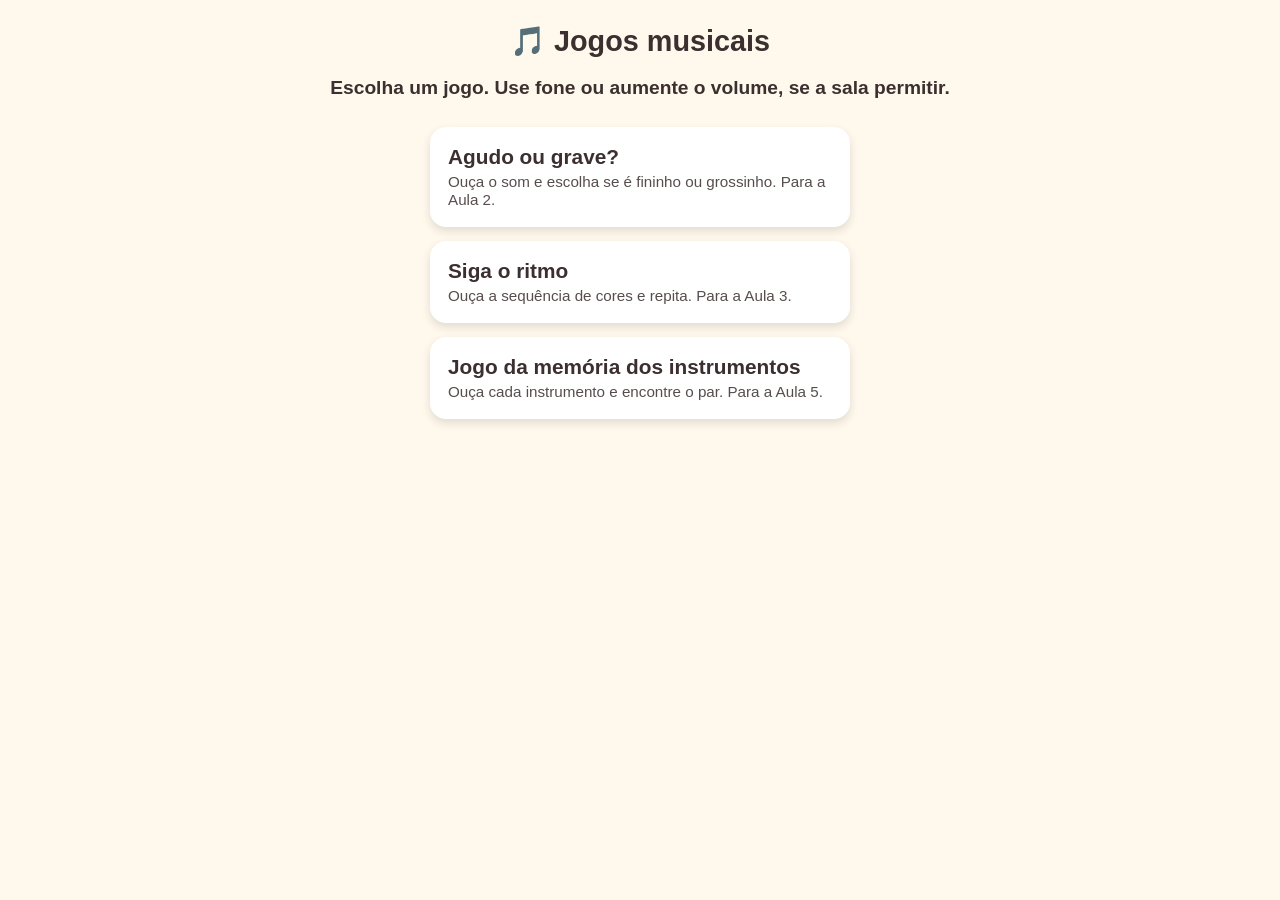
<file: jogos/index.html>
<!doctype html>
<html lang="pt-BR">
<head>
  <meta charset="utf-8">
  <meta name="viewport" content="width=device-width, initial-scale=1">
  <title>Jogos musicais</title>
  <link rel="stylesheet" href="estilo.css">
  <style>
    .menu {
      display: grid;
      gap: 14px;
      max-width: 420px;
      margin: 0 auto;
    }
    .menu a {
      display: block;
      padding: 18px;
      border-radius: 16px;
      background: var(--cartao);
      color: var(--texto);
      text-decoration: none;
      box-shadow: 0 4px 10px rgba(0, 0, 0, 0.12);
    }
    .menu strong { display: block; font-size: 1.3rem; margin-bottom: 4px; }
    .menu span { font-size: 0.95rem; opacity: 0.85; }
  </style>
</head>
<body>
  <h1>🎵 Jogos musicais</h1>
  <p class="mensagem">Escolha um jogo. Use fone ou aumente o volume, se a sala permitir.</p>
  <nav class="menu">
    <a href="alto_baixo.html">
      <strong>Agudo ou grave?</strong>
      <span>Ouça o som e escolha se é fininho ou grossinho. Para a Aula 2.</span>
    </a>
    <a href="siga_ritmo.html">
      <strong>Siga o ritmo</strong>
      <span>Ouça a sequência de cores e repita. Para a Aula 3.</span>
    </a>
    <a href="instrumentos.html">
      <strong>Jogo da memória dos instrumentos</strong>
      <span>Ouça cada instrumento e encontre o par. Para a Aula 5.</span>
    </a>
  </nav>
</body>
</html>
</file>
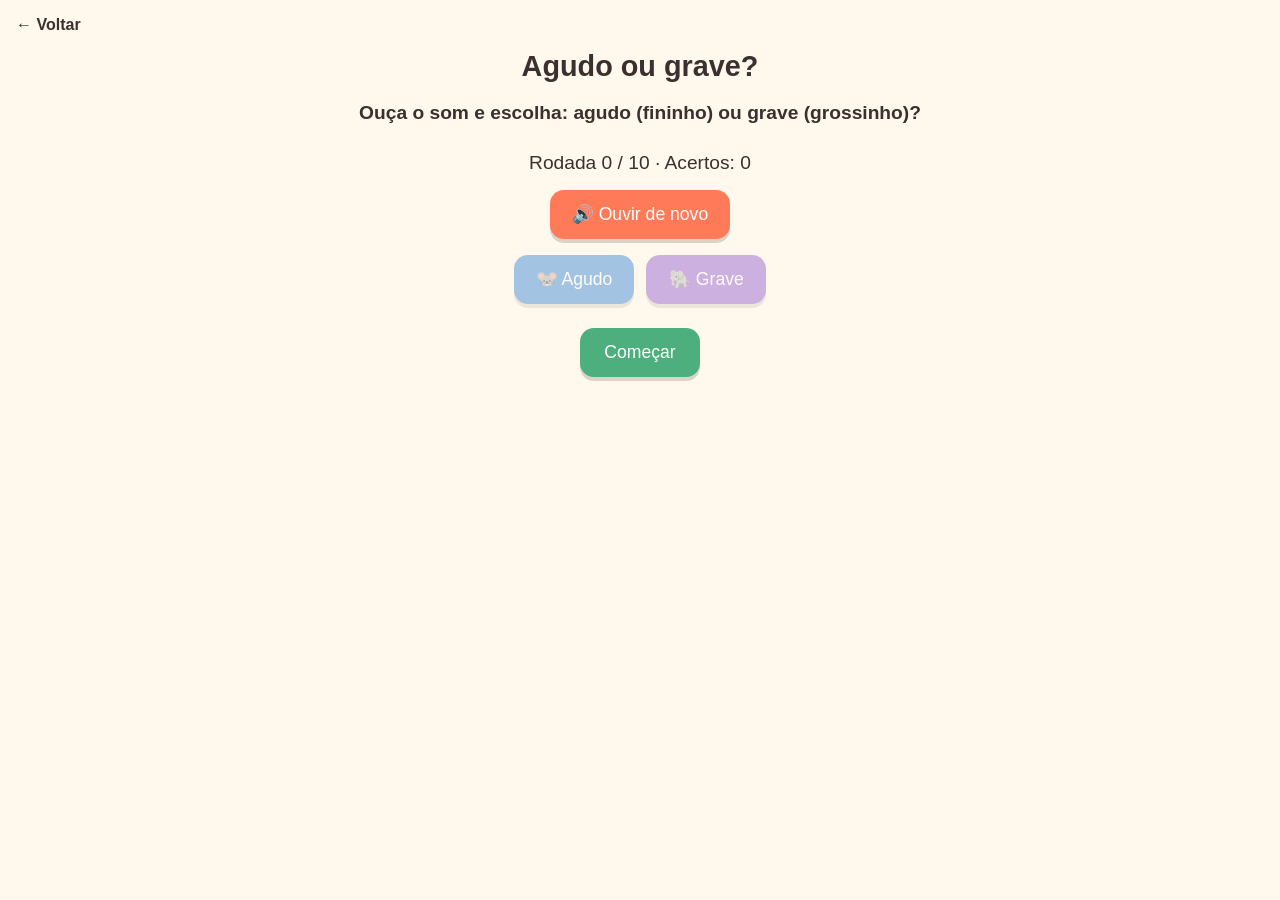
<file: jogos/alto_baixo.html>
<!doctype html>
<html lang="pt-BR">
<head>
  <meta charset="utf-8">
  <meta name="viewport" content="width=device-width, initial-scale=1">
  <title>Agudo ou grave?</title>
  <link rel="stylesheet" href="estilo.css">
</head>
<body>
  <a class="voltar" href="index.html">← Voltar</a>
  <h1>Agudo ou grave?</h1>
  <p class="mensagem" id="mensagem">Ouça o som e escolha: agudo (fininho) ou grave (grossinho)?</p>
  <p class="placar" id="placar">Rodada 0 / 10 · Acertos: 0</p>

  <div class="botoes">
    <button id="ouvir">🔊 Ouvir de novo</button>
  </div>
  <div class="botoes">
    <button id="agudo" style="background: var(--azul)" disabled>🐭 Agudo</button>
    <button id="grave" style="background: var(--roxo)" disabled>🐘 Grave</button>
  </div>
  <button class="iniciar" id="comecar">Começar</button>

  <script>
    const TOTAL = 10;
    const FREQ_AGUDO = 1046; // Dó agudo
    const FREQ_GRAVE = 131;  // Dó grave

    let audio = null;
    let rodada = 0;
    let acertos = 0;
    let atual = null; // "agudo" ou "grave"
    let aguardando = false;

    function contexto() {
      if (!audio) audio = new (window.AudioContext || window.webkitAudioContext)();
      return audio;
    }

    function tocarTom(freq) {
      const ctx = contexto();
      const agora = ctx.currentTime;
      const osc = ctx.createOscillator();
      const ganho = ctx.createGain();
      osc.type = "sine";
      osc.frequency.setValueAtTime(freq, agora);
      ganho.gain.setValueAtTime(0.3, agora);
      ganho.gain.exponentialRampToValueAtTime(0.001, agora + 1.2);
      osc.connect(ganho);
      ganho.connect(ctx.destination);
      osc.start(agora);
      osc.stop(agora + 1.2);
    }

    const mensagem = document.getElementById("mensagem");
    const placar = document.getElementById("placar");
    const botoes = ["agudo", "grave"].map((id) => document.getElementById(id));
    const comecar = document.getElementById("comecar");
    const ouvir = document.getElementById("ouvir");

    function ativarEscolhas(ativo) {
      botoes.forEach((b) => (b.disabled = !ativo));
    }

    function tocarAtual() {
      tocarTom(atual === "agudo" ? FREQ_AGUDO : FREQ_GRAVE);
    }

    function proximaRodada() {
      rodada++;
      atual = Math.random() < 0.5 ? "agudo" : "grave";
      placar.textContent = "Rodada " + rodada + " / " + TOTAL + " · Acertos: " + acertos;
      mensagem.textContent = "Ouça o som e escolha!";
      ativarEscolhas(true);
      aguardando = true;
      tocarAtual();
    }

    function escolher(opcao) {
      if (!aguardando) return;
      aguardando = false;
      ativarEscolhas(false);

      if (opcao === atual) {
        acertos++;
        mensagem.textContent = "Muito bem! É " + (atual === "agudo" ? "agudo" : "grave") + "! 🎉";
      } else {
        mensagem.textContent = "Era " + (atual === "agudo" ? "agudo" : "grave") + ". Vamos tentar de novo!";
      }
      placar.textContent = "Rodada " + rodada + " / " + TOTAL + " · Acertos: " + acertos;

      setTimeout(() => {
        if (rodada >= TOTAL) {
          mensagem.textContent = "Fim do jogo! Você acertou " + acertos + " de " + TOTAL + ". 👏";
          comecar.textContent = "Jogar de novo";
          comecar.style.display = "block";
        } else {
          proximaRodada();
        }
      }, 1500);
    }

    botoes[0].addEventListener("click", () => escolher("agudo"));
    botoes[1].addEventListener("click", () => escolher("grave"));
    ouvir.addEventListener("click", () => atual && tocarAtual());

    comecar.addEventListener("click", () => {
      rodada = 0;
      acertos = 0;
      comecar.style.display = "none";
      proximaRodada();
    });
  </script>
</body>
</html>
</file>
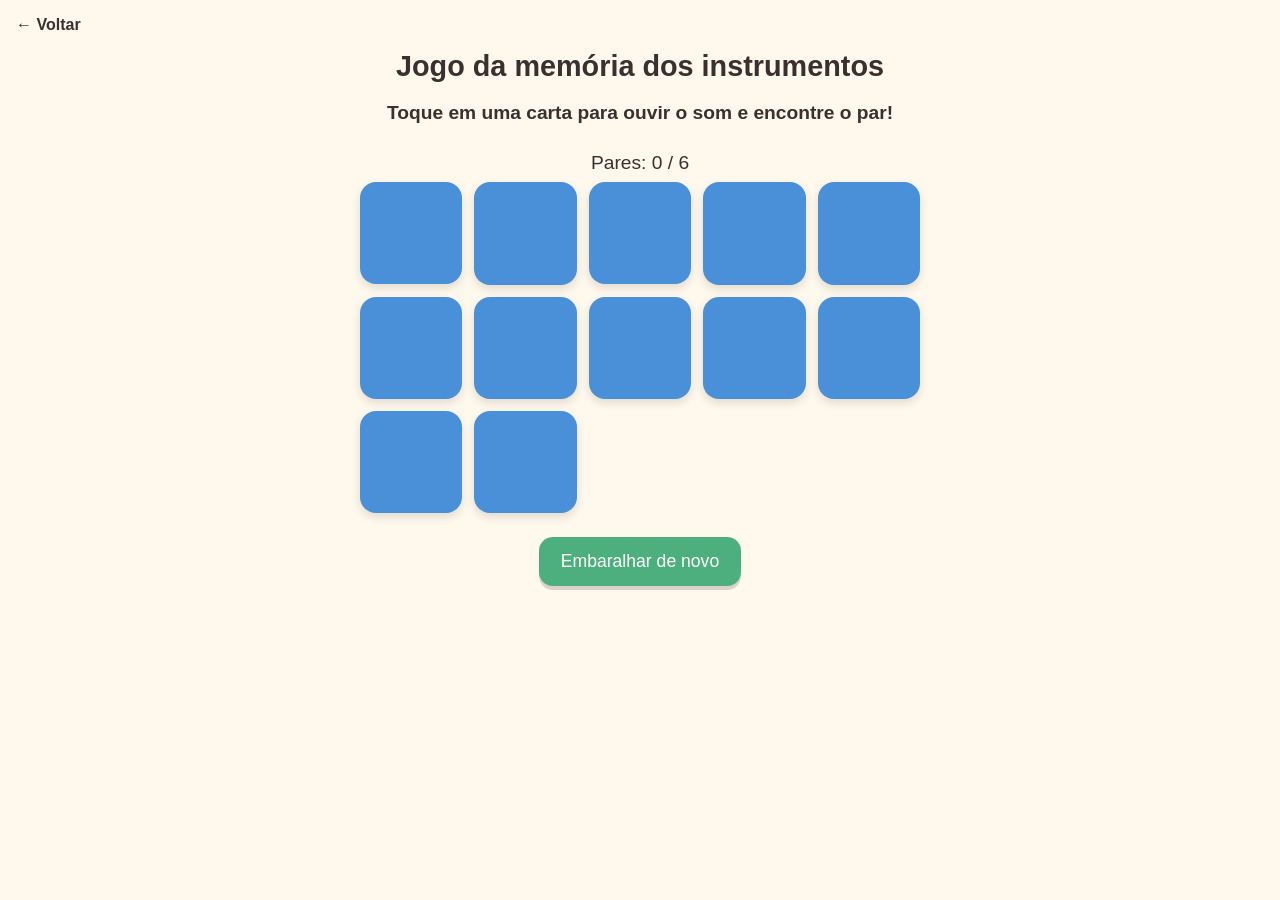
<file: jogos/instrumentos.html>
<!doctype html>
<html lang="pt-BR">
<head>
  <meta charset="utf-8">
  <meta name="viewport" content="width=device-width, initial-scale=1">
  <title>Jogo da memória dos instrumentos</title>
  <link rel="stylesheet" href="estilo.css">
</head>
<body>
  <a class="voltar" href="index.html">← Voltar</a>
  <h1>Jogo da memória dos instrumentos</h1>
  <p class="mensagem" id="mensagem">Toque em uma carta para ouvir o som e encontre o par!</p>
  <p class="placar" id="placar">Pares: 0 / 6</p>
  <div class="grade" id="grade"></div>
  <button class="iniciar" id="reiniciar">Embaralhar de novo</button>

  <script>
    // Cada instrumento tem um timbre aproximado feito com Web Audio (sem arquivos externos).
    const instrumentos = [
      { emoji: "🥁", nome: "Tambor", tipo: "tambor" },
      { emoji: "🎹", nome: "Piano", tipo: "piano" },
      { emoji: "🎸", nome: "Violão", tipo: "violao" },
      { emoji: "🎺", nome: "Trompete", tipo: "sopro" },
      { emoji: "🔔", nome: "Sino", tipo: "sino" },
      { emoji: "🎻", nome: "Violino", tipo: "corda" }
    ];

    let audio = null;
    function contexto() {
      if (!audio) audio = new (window.AudioContext || window.webkitAudioContext)();
      return audio;
    }

    function tocar(tipo) {
      const ctx = contexto();
      const agora = ctx.currentTime;
      const ganho = ctx.createGain();
      ganho.connect(ctx.destination);

      if (tipo === "tambor") {
        const osc = ctx.createOscillator();
        osc.frequency.setValueAtTime(160, agora);
        osc.frequency.exponentialRampToValueAtTime(50, agora + 0.25);
        ganho.gain.setValueAtTime(1, agora);
        ganho.gain.exponentialRampToValueAtTime(0.001, agora + 0.3);
        osc.connect(ganho);
        osc.start(agora);
        osc.stop(agora + 0.3);
        return;
      }

      const config = {
        piano: { onda: "triangle", freq: 523, duracao: 1.2 },
        violao: { onda: "sawtooth", freq: 196, duracao: 1.0 },
        sopro: { onda: "square", freq: 440, duracao: 0.8 },
        sino: { onda: "sine", freq: 1046, duracao: 1.5 },
        corda: { onda: "sawtooth", freq: 659, duracao: 1.2 }
      }[tipo];

      const osc = ctx.createOscillator();
      osc.type = config.onda;
      osc.frequency.setValueAtTime(config.freq, agora);
      ganho.gain.setValueAtTime(0.25, agora);
      ganho.gain.exponentialRampToValueAtTime(0.001, agora + config.duracao);
      osc.connect(ganho);
      osc.start(agora);
      osc.stop(agora + config.duracao);
    }

    let cartas = [];
    let viradas = [];
    let bloqueado = false;
    let pares = 0;

    const grade = document.getElementById("grade");
    const mensagem = document.getElementById("mensagem");
    const placar = document.getElementById("placar");

    function embaralhar(lista) {
      return lista.sort(() => Math.random() - 0.5);
    }

    function montar() {
      grade.innerHTML = "";
      pares = 0;
      viradas = [];
      bloqueado = false;
      placar.textContent = "Pares: 0 / " + instrumentos.length;
      mensagem.textContent = "Toque em uma carta para ouvir o som e encontre o par!";

      // Cada instrumento aparece duas vezes: uma carta com o emoji e outra com o nome.
      const baralho = embaralhar(
        instrumentos.flatMap((i) => [
          { id: i.nome, texto: i.emoji, tipo: i.tipo },
          { id: i.nome, texto: i.emoji, tipo: i.tipo }
        ])
      );

      cartas = baralho.map((carta, indice) => {
        const el = document.createElement("div");
        el.className = "cartao-jogo escondido";
        el.dataset.indice = indice;
        el.addEventListener("click", () => virar(indice));
        grade.appendChild(el);
        return { ...carta, el, achada: false, virada: false };
      });
    }

    function virar(indice) {
      const carta = cartas[indice];
      if (bloqueado || carta.virada || carta.achada) return;

      carta.virada = true;
      carta.el.classList.remove("escondido");
      carta.el.textContent = carta.texto;
      tocar(carta.tipo);
      viradas.push(carta);

      if (viradas.length === 2) {
        bloqueado = true;
        const [a, b] = viradas;
        if (a.id === b.id) {
          a.achada = b.achada = true;
          a.el.classList.add("acertado");
          b.el.classList.add("acertado");
          pares++;
          placar.textContent = "Pares: " + pares + " / " + instrumentos.length;
          mensagem.textContent = "Isso mesmo! É o " + a.id + "!";
          viradas = [];
          bloqueado = false;
          if (pares === instrumentos.length) {
            mensagem.textContent = "Parabéns! Você encontrou todos os pares! 🎉";
          }
        } else {
          mensagem.textContent = "Quase! Tente de novo.";
          setTimeout(() => {
            [a, b].forEach((c) => {
              c.virada = false;
              c.el.classList.add("escondido");
              c.el.textContent = "";
            });
            viradas = [];
            bloqueado = false;
          }, 1200);
        }
      }
    }

    document.getElementById("reiniciar").addEventListener("click", montar);
    montar();
  </script>
</body>
</html>
</file>
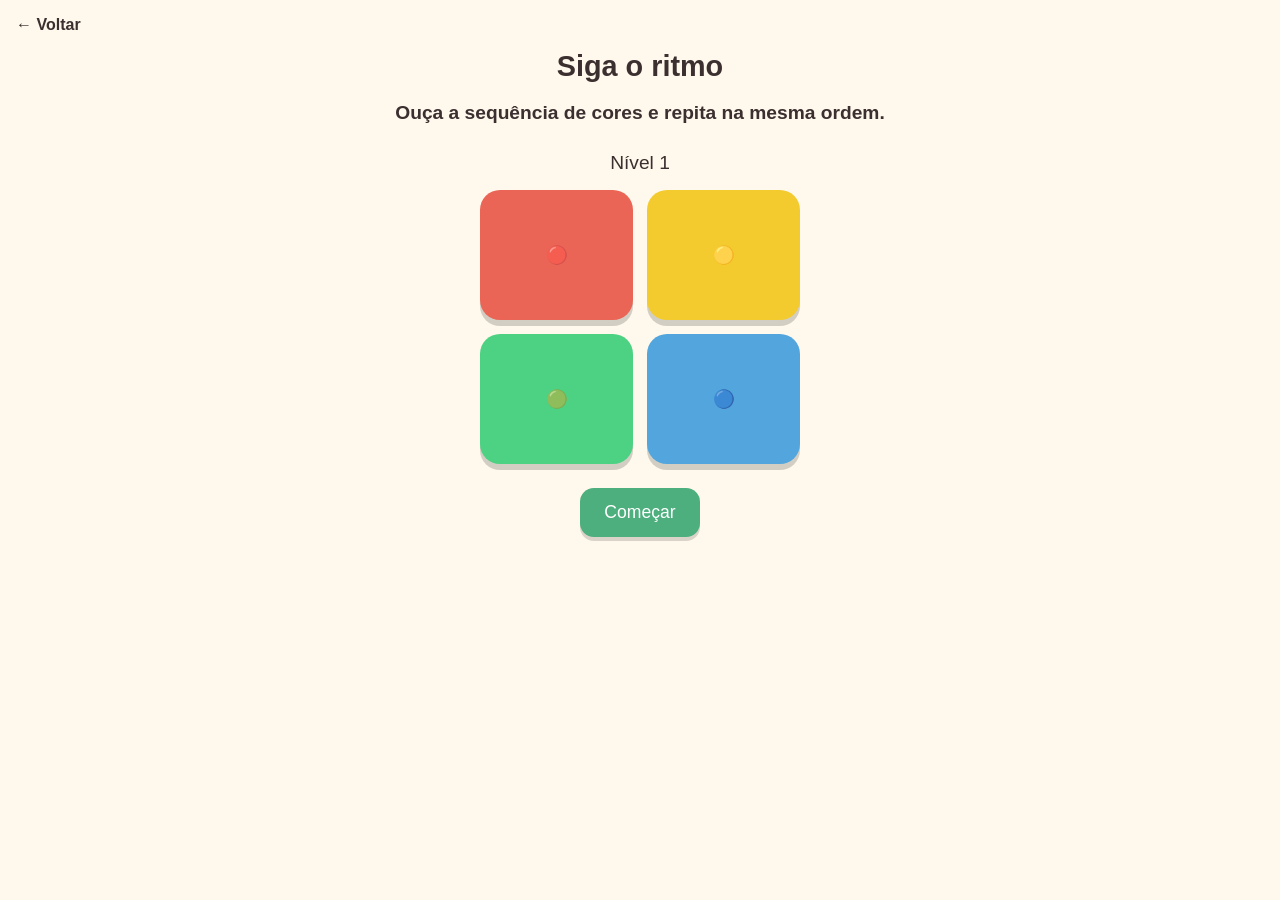
<file: jogos/siga_ritmo.html>
<!doctype html>
<html lang="pt-BR">
<head>
  <meta charset="utf-8">
  <meta name="viewport" content="width=device-width, initial-scale=1">
  <title>Siga o ritmo</title>
  <link rel="stylesheet" href="estilo.css">
  <style>
    .teclas {
      display: grid;
      grid-template-columns: 1fr 1fr;
      gap: 14px;
      max-width: 320px;
      margin: 16px auto;
    }
    .tecla {
      height: 130px;
      border-radius: 20px;
      border: none;
      box-shadow: 0 6px 0 rgba(0, 0, 0, 0.2);
      min-width: 0;
      padding: 0;
      opacity: 0.85;
    }
    .tecla.piscando { opacity: 1; transform: scale(1.04); }
    .tecla:disabled { opacity: 0.85; }
  </style>
</head>
<body>
  <a class="voltar" href="index.html">← Voltar</a>
  <h1>Siga o ritmo</h1>
  <p class="mensagem" id="mensagem">Ouça a sequência de cores e repita na mesma ordem.</p>
  <p class="placar" id="placar">Nível 1</p>

  <div class="teclas">
    <button class="tecla" data-nota="0" style="background: #e74c3c" disabled>🔴</button>
    <button class="tecla" data-nota="1" style="background: #f1c40f" disabled>🟡</button>
    <button class="tecla" data-nota="2" style="background: #2ecc71" disabled>🟢</button>
    <button class="tecla" data-nota="3" style="background: #3498db" disabled>🔵</button>
  </div>

  <button class="iniciar" id="comecar">Começar</button>

  <script>
    // Quatro notas de um acorde de Dó maior (C, E, G, C agudo).
    const NOTAS = [261.63, 329.63, 392.0, 523.25];

    let audio = null;
    let sequencia = [];
    let posicao = 0;
    let podeTocar = false;
    let nivel = 0;

    function contexto() {
      if (!audio) audio = new (window.AudioContext || window.webkitAudioContext)();
      return audio;
    }

    function somDaNota(indice, duracao = 0.45) {
      const ctx = contexto();
      const agora = ctx.currentTime;
      const osc = ctx.createOscillator();
      const ganho = ctx.createGain();
      osc.type = "triangle";
      osc.frequency.setValueAtTime(NOTAS[indice], agora);
      ganho.gain.setValueAtTime(0.3, agora);
      ganho.gain.exponentialRampToValueAtTime(0.001, agora + duracao);
      osc.connect(ganho);
      ganho.connect(ctx.destination);
      osc.start(agora);
      osc.stop(agora + duracao);
    }

    const teclas = Array.from(document.querySelectorAll(".tecla"));
    const mensagem = document.getElementById("mensagem");
    const placar = document.getElementById("placar");
    const comecar = document.getElementById("comecar");

    function piscar(indice) {
      const tecla = teclas[indice];
      tecla.classList.add("piscando");
      somDaNota(indice);
      setTimeout(() => tecla.classList.remove("piscando"), 350);
    }

    function ativarTeclas(ativo) {
      teclas.forEach((t) => (t.disabled = !ativo));
    }

    // Toca a sequência inteira antes de liberar as teclas para o aluno.
    function tocarSequencia() {
      podeTocar = false;
      ativarTeclas(false);
      mensagem.textContent = "Preste atenção...";
      sequencia.forEach((nota, i) => {
        setTimeout(() => piscar(nota), 600 * (i + 1));
      });
      setTimeout(() => {
        posicao = 0;
        podeTocar = true;
        ativarTeclas(true);
        mensagem.textContent = "Agora é a sua vez!";
      }, 600 * (sequencia.length + 1));
    }

    function novoNivel() {
      nivel++;
      sequencia.push(Math.floor(Math.random() * 4));
      placar.textContent = "Nível " + nivel + " · Sequência de " + sequencia.length + " cores";
      tocarSequencia();
    }

    teclas.forEach((tecla, indice) => {
      tecla.addEventListener("click", () => {
        if (!podeTocar) return;
        piscar(indice);

        if (indice !== sequencia[posicao]) {
          // Erro: repete o mesmo nível sem punir, para a criança tentar de novo.
          podeTocar = false;
          ativarTeclas(false);
          mensagem.textContent = "Quase! Vamos ouvir de novo.";
          setTimeout(tocarSequencia, 1000);
          return;
        }

        posicao++;
        if (posicao === sequencia.length) {
          podeTocar = false;
          ativarTeclas(false);
          mensagem.textContent = "Muito bem! 🎉";
          setTimeout(novoNivel, 1000);
        }
      });
    });

    comecar.addEventListener("click", () => {
      comecar.style.display = "none";
      sequencia = [];
      nivel = 0;
      novoNivel();
    });
  </script>
</body>
</html>
</file>
<file: jogos/estilo.css>
:root {
  --fundo: #fff8ec;
  --texto: #3b2f2f;
  --destaque: #ff7a59;
  --verde: #4caf7d;
  --azul: #4a90d9;
  --roxo: #9b6bd3;
  --cartao: #ffffff;
}

@media (prefers-color-scheme: dark) {
  :root:not([data-theme="light"]) {
    --fundo: #1f2430;
    --texto: #f5efe6;
    --cartao: #2c3342;
  }
}

:root[data-theme="dark"] {
  --fundo: #1f2430;
  --texto: #f5efe6;
  --cartao: #2c3342;
}

* { box-sizing: border-box; }

body {
  margin: 0;
  padding: 16px;
  font-family: "Trebuchet MS", "Segoe UI", sans-serif;
  background: var(--fundo);
  color: var(--texto);
  min-height: 100vh;
}

h1 { font-size: 1.8rem; text-align: center; margin: 8px 0 16px; }

a.voltar {
  display: inline-block;
  color: var(--texto);
  text-decoration: none;
  font-weight: bold;
  margin-bottom: 8px;
}

.placar { text-align: center; font-size: 1.2rem; margin: 8px 0; }

.botoes {
  display: flex;
  flex-wrap: wrap;
  gap: 12px;
  justify-content: center;
  margin: 16px 0;
}

button {
  font: inherit;
  font-size: 1.1rem;
  padding: 14px 22px;
  min-width: 120px;
  border: none;
  border-radius: 14px;
  background: var(--destaque);
  color: #fff;
  cursor: pointer;
  box-shadow: 0 4px 0 rgba(0, 0, 0, 0.15);
}

button:active { transform: translateY(2px); box-shadow: none; }
button:disabled { opacity: 0.5; cursor: default; }

.mensagem {
  min-height: 1.6em;
  text-align: center;
  font-size: 1.2rem;
  font-weight: bold;
}

.grade {
  display: grid;
  grid-template-columns: repeat(auto-fit, minmax(90px, 1fr));
  gap: 12px;
  max-width: 560px;
  margin: 0 auto;
}

.cartao-jogo {
  aspect-ratio: 1;
  display: flex;
  align-items: center;
  justify-content: center;
  font-size: 2.6rem;
  border-radius: 16px;
  background: var(--cartao);
  box-shadow: 0 4px 10px rgba(0, 0, 0, 0.12);
  cursor: pointer;
  user-select: none;
  transition: transform 0.15s;
}

.cartao-jogo.virado { transform: rotate(0deg); }
.cartao-jogo.acertado { opacity: 0.45; cursor: default; }
.cartao-jogo.escondido { background: var(--azul); color: transparent; }

.iniciar {
  display: block;
  margin: 24px auto;
  background: var(--verde);
}

@media (max-width: 480px) {
  h1 { font-size: 1.5rem; }
  button { min-width: 100px; padding: 12px 16px; }
}
</file>
